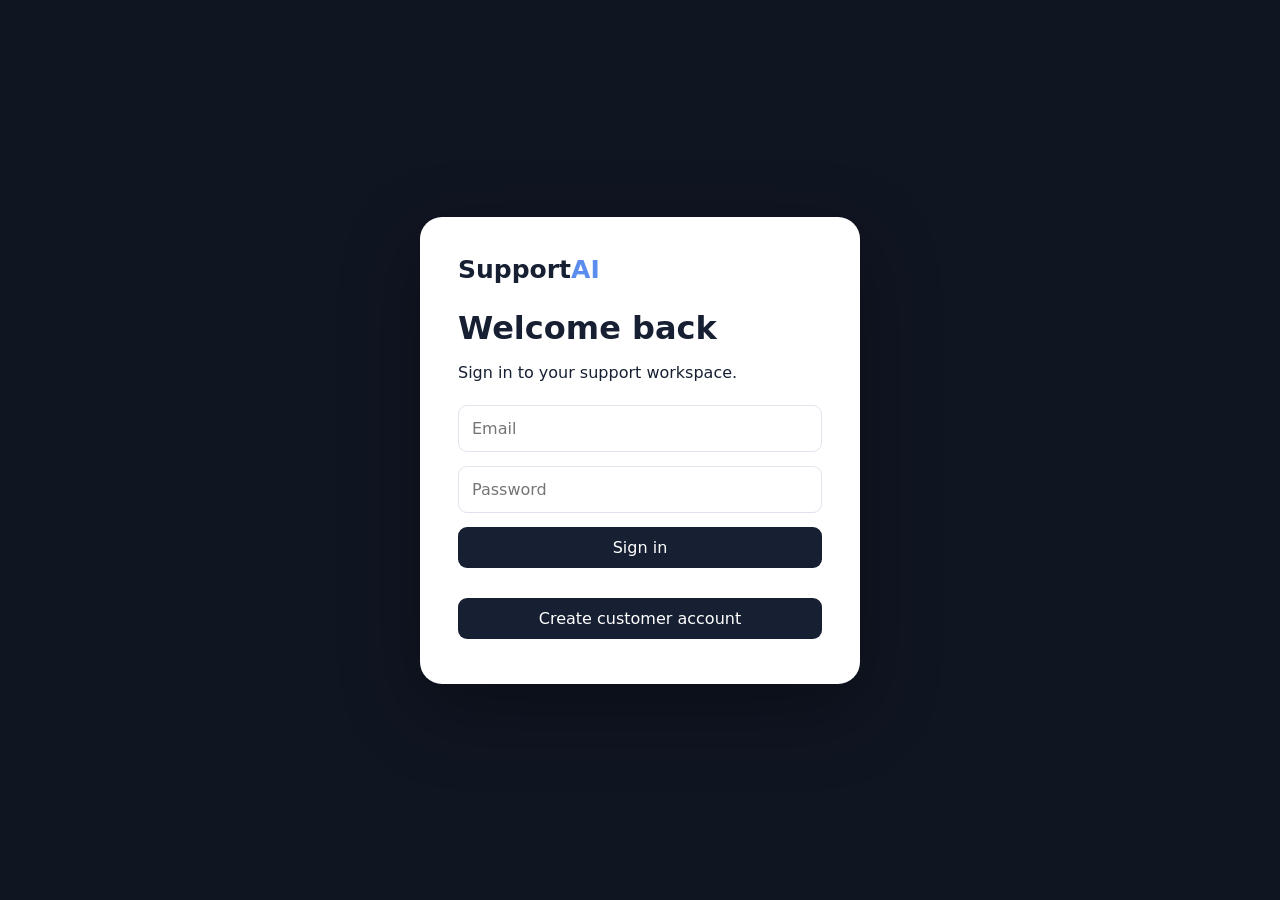
<file: frontend/index.html>
<!doctype html><html><head><meta charset="UTF-8"><meta name="viewport" content="width=device-width,initial-scale=1"><title>SupportAI</title><link rel="stylesheet" href="style.css"></head><body><div id="app"></div><script src="app.js"></script></body></html>
</file>
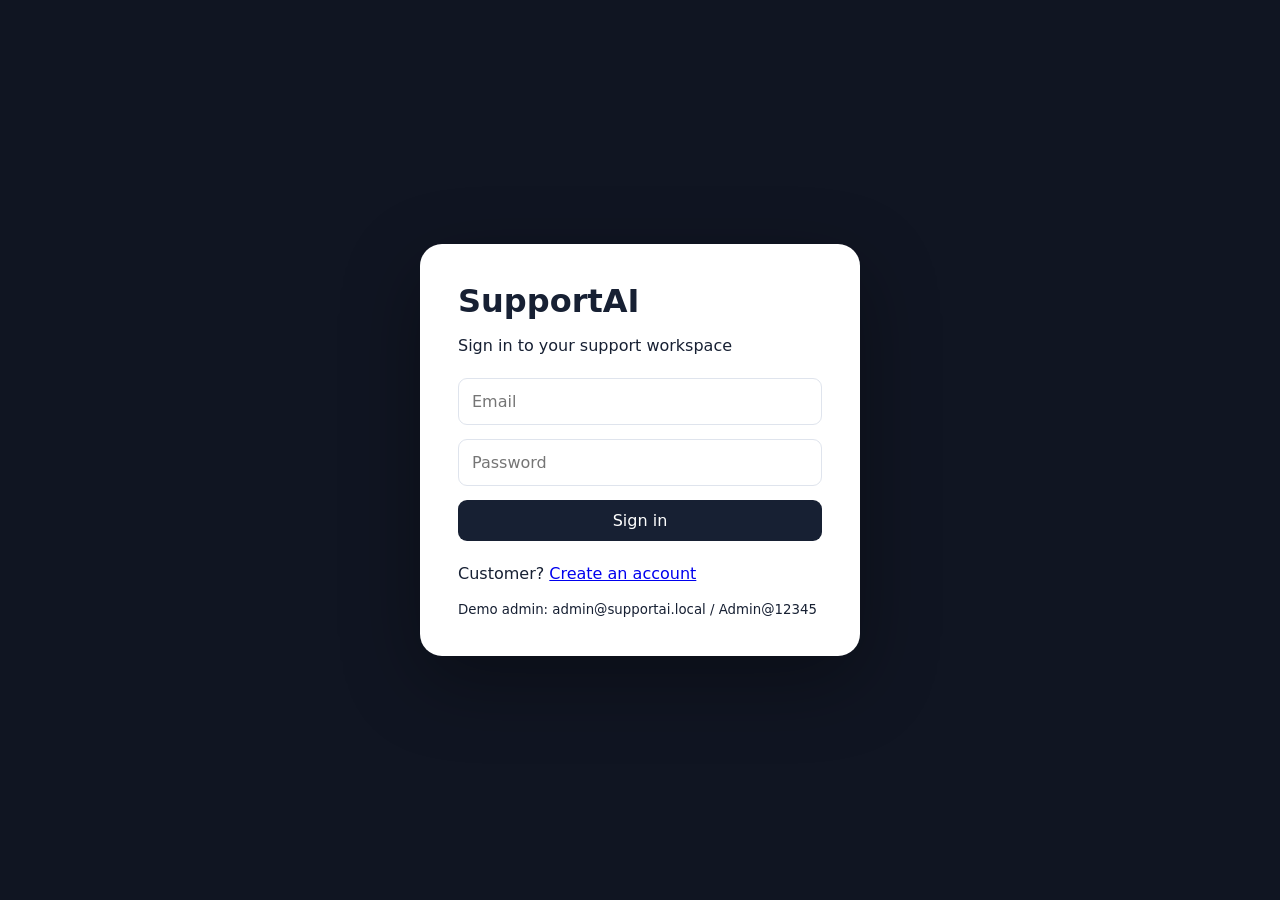
<file: frontend/login.html>
<!doctype html><html><head><meta charset="UTF-8"><meta name="viewport" content="width=device-width,initial-scale=1"><title>SupportAI Login</title><link rel="stylesheet" href="style.css"></head><body class="auth"><div class="auth-card"><h1>Support<span>AI</span></h1><p>Sign in to your support workspace</p><div id="error"></div><input id="email" type="email" placeholder="Email"><input id="password" type="password" placeholder="Password"><button onclick="login()">Sign in</button><p>Customer? <a href="#" onclick="register();return false">Create an account</a></p><small>Demo admin: admin@supportai.local / Admin@12345</small></div><script>const API="http://127.0.0.1:8000";async function login(){const r=await fetch(API+"/api/auth/login",{method:"POST",headers:{"Content-Type":"application/json"},body:JSON.stringify({email:email.value,password:password.value})});const d=await r.json();if(!r.ok){error.textContent=d.detail;return}localStorage.setItem("token",d.access_token);localStorage.setItem("user",JSON.stringify(d.user));location.href="index.html"}async function register(){const name=prompt("Your name");if(!name)return;const r=await fetch(API+"/api/auth/register",{method:"POST",headers:{"Content-Type":"application/json"},body:JSON.stringify({name,email:email.value,password:password.value})});const d=await r.json();if(!r.ok){error.textContent=d.detail;return}alert("Account created. Now sign in.")}</script></body></html>
</file>
<file: frontend/style.css>
*{box-sizing:border-box}body{margin:0;font-family:Inter,system-ui,Arial;background:#f5f7fb;color:#172033}.auth{min-height:100vh;display:grid;place-items:center;background:#101522}.auth-card{width:min(440px,92vw);background:#fff;padding:38px;border-radius:22px;box-shadow:0 25px 80px #0005}.brand{font-size:25px;font-weight:800;margin-bottom:25px}.brand span{color:#5b8def}.auth-card input,.auth-card button,.form input,.form select,.form textarea,.replybox textarea,.admin-controls input,.admin-controls select{width:100%;padding:13px;margin:7px 0;border:1px solid #dfe4ed;border-radius:9px;font:inherit}.auth-card button,button{background:#172033;color:white;border:0;cursor:pointer;padding:11px 16px;border-radius:9px}.ghost{background:#eef2f8;color:#172033}.demo{background:#f4f6fa;padding:12px;border-radius:10px;font-size:12px;line-height:1.8;margin:14px 0}.error{color:#c0392b}.layout{display:flex;min-height:100vh}aside{width:245px;background:#101522;color:#fff;padding:30px 22px;display:flex;flex-direction:column}.profile{background:#1a2232;padding:15px;border-radius:12px;margin-bottom:20px}.profile small{display:block;color:#9da8bb;margin-top:5px}nav{display:grid;gap:8px}nav button{background:transparent;text-align:left;color:#bbc5d5}.logout{margin-top:auto;background:#252e3f}main{flex:1;padding:38px 48px;max-width:1400px}header{display:flex;justify-content:space-between;align-items:center;margin-bottom:30px}h1{font-size:32px;margin:0}header p{color:#778196}.avatar{width:42px;height:42px;border-radius:50%;display:grid;place-items:center;background:#5b8def;color:white;font-weight:bold}.stats{display:grid;grid-template-columns:repeat(4,1fr);gap:16px;margin-bottom:22px}.stats div,.panel,.welcome{background:#fff;padding:22px;border-radius:16px;box-shadow:0 5px 20px #18233a08}.stats b{font-size:28px;display:block}.stats small{color:#7a8496}.panelhead{display:flex;justify-content:space-between;align-items:center}.ticket{display:flex;justify-content:space-between;gap:20px;padding:17px 0;border-bottom:1px solid #edf0f5;cursor:pointer}.ticket p{margin:7px 0;color:#778196}.ticket small{display:block;text-align:right;color:#778196;margin-top:8px}.status{padding:6px 9px;border-radius:20px;font-size:11px;font-weight:700}.OPEN{background:#e9f1ff;color:#3769c8}.IN_PROGRESS{background:#fff4d6;color:#9b6b00}.ESCALATED{background:#ffe5e5;color:#c0392b}.RESOLVED,.CLOSED{background:#e5f8ee;color:#197345}.meta{background:#f6f8fb;padding:13px;border-radius:9px;margin:18px 0}.admin-controls{display:grid;grid-template-columns:1fr 1fr 2fr auto;gap:8px;margin:15px 0}.reply{padding:13px;border-left:3px solid #5b8def;background:#f8f9fc;margin:9px 0}.reply p{margin-bottom:0}.replybox{display:flex;gap:8px;margin-top:18px}.replybox textarea{height:70px}.replybox button{align-self:end}.team{display:flex;justify-content:space-between;padding:15px 0;border-bottom:1px solid #eee}.team span{color:#778196}.chat{position:fixed;right:28px;bottom:28px;width:58px;height:58px;border-radius:50%;background:#5b8def;font-weight:800}.chatbox{position:fixed;right:28px;bottom:95px;width:350px;height:450px;background:#fff;border-radius:16px;box-shadow:0 15px 50px #0003;display:flex;flex-direction:column;overflow:hidden}.hidden{display:none}.chathead{background:#101522;color:#fff;padding:16px;font-weight:700}.msgs{flex:1;padding:15px;overflow:auto}.bot,.userchat{padding:10px;border-radius:10px;max-width:85%;font-size:13px}.bot{background:#eef2f8}.userchat{background:#5b8def;color:#fff;margin-left:auto}.chatinput{display:flex;padding:10px;border-top:1px solid #eee}.chatinput input{flex:1;border:0;padding:10px;outline:0}.chatinput button{border-radius:8px}.welcome{margin-bottom:22px}.form{max-width:700px}.form textarea{height:180px;resize:vertical}.form button{margin-top:8px}@media(max-width:900px){aside{width:190px}main{padding:25px}.stats{grid-template-columns:1fr 1fr}.admin-controls{grid-template-columns:1fr 1fr}.chatbox{right:15px;width:calc(100vw - 30px)}}.six{grid-template-columns:repeat(6,1fr)}.analytics-grid{display:grid;grid-template-columns:1fr 1fr;gap:16px;margin-bottom:16px}.muted{color:#7a8496}.barrow{display:grid;grid-template-columns:90px 1fr 30px;gap:10px;align-items:center;margin:15px 0;font-size:13px}.bar{height:8px;background:#edf1f6;border-radius:20px;overflow:hidden}.bar i{display:block;height:100%;background:#5b8def;border-radius:20px}.mini-chart{display:flex;align-items:end;gap:8px;min-height:150px;padding-top:15px}.mini-day{flex:1;display:flex;flex-direction:column;justify-content:end;align-items:center;gap:7px;font-size:10px;color:#7a8496}.mini-day b{width:100%;min-height:12px;padding-top:8px;background:#dfe8fb;border-radius:5px;text-align:center;color:#3769c8}.agent-list{display:grid;gap:4px}.agent{display:flex;justify-content:space-between;align-items:center;padding:13px 0;border-bottom:1px solid #edf0f5}.agent small,.team small{display:block;color:#7a8496;margin-top:4px}.agent strong{font-size:13px}.panel h2{margin-top:0}.panelhead .muted{font-size:12px}@media(max-width:1100px){.six{grid-template-columns:repeat(3,1fr)}}@media(max-width:700px){.analytics-grid{grid-template-columns:1fr}.six{grid-template-columns:1fr 1fr}main{padding:20px}.ticket{flex-direction:column}.ticket small{text-align:left}.admin-controls{grid-template-columns:1fr}.replybox{flex-direction:column}}
</file>
